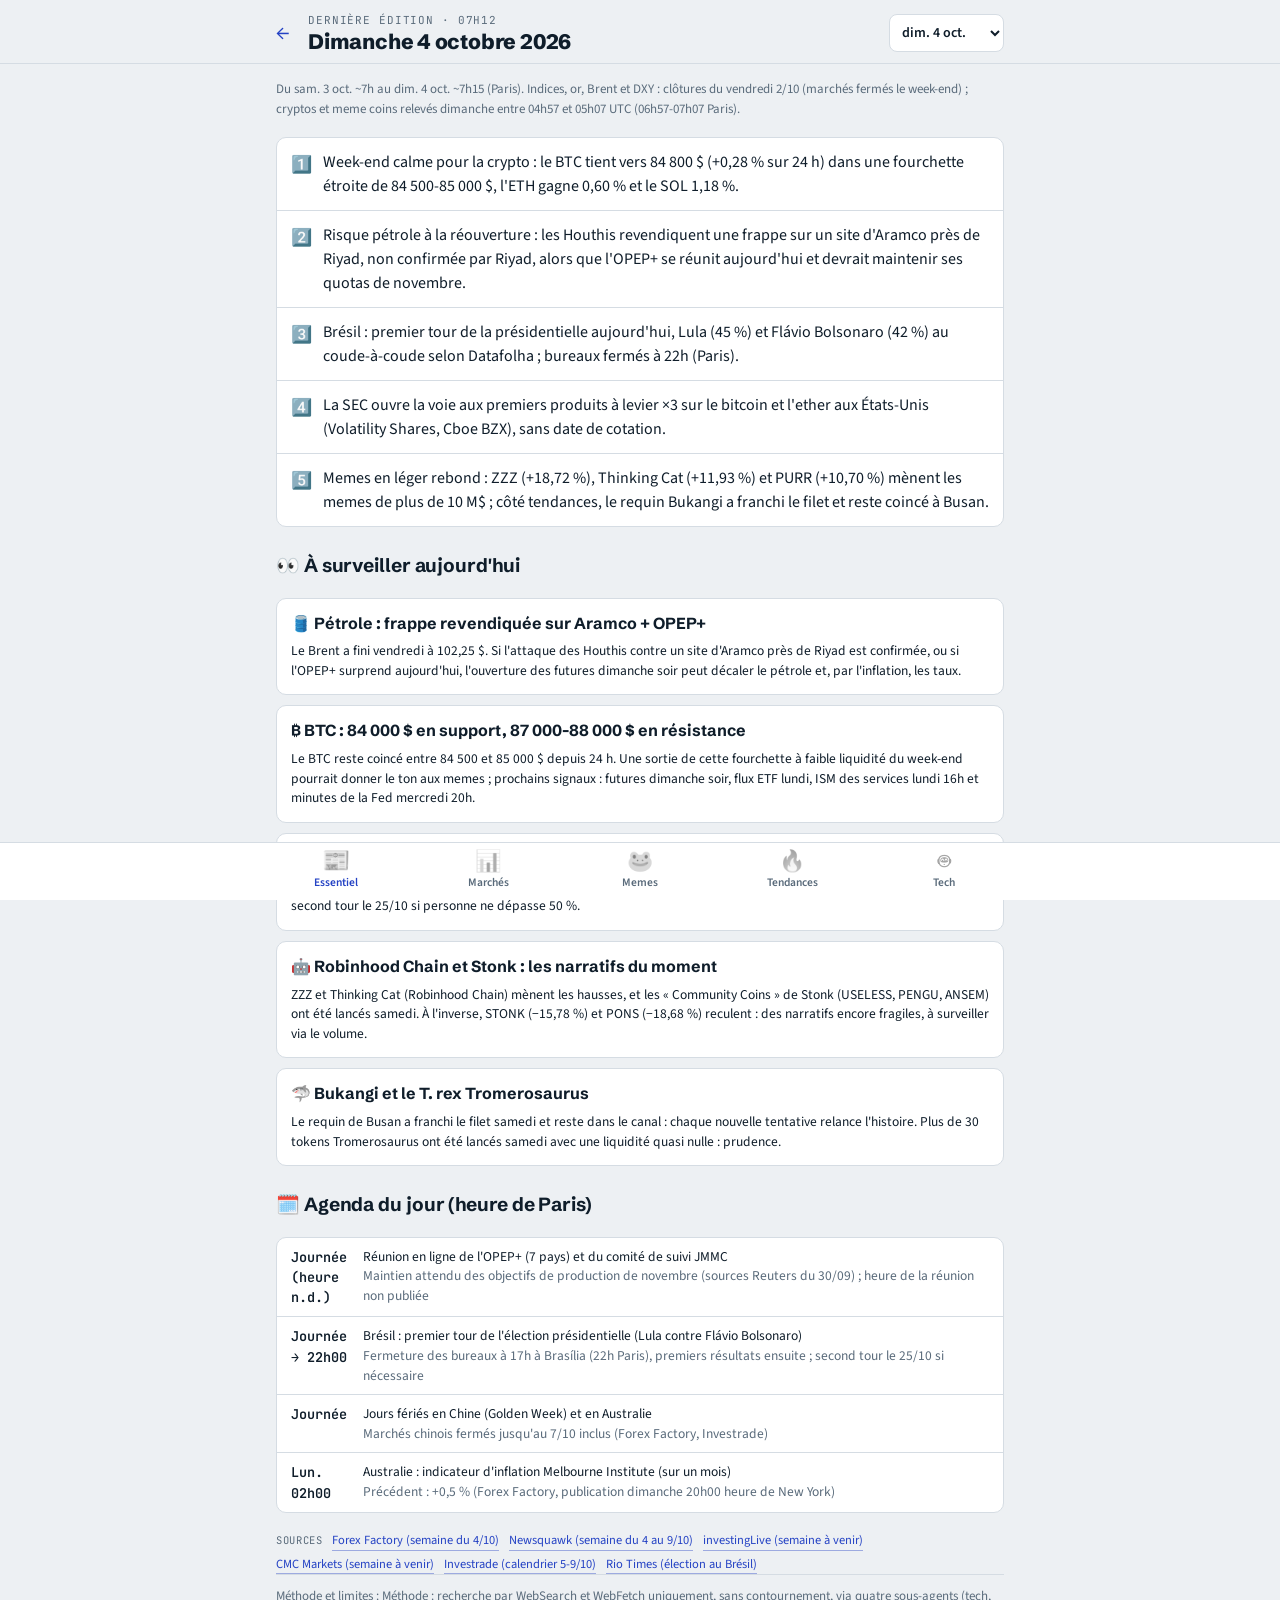
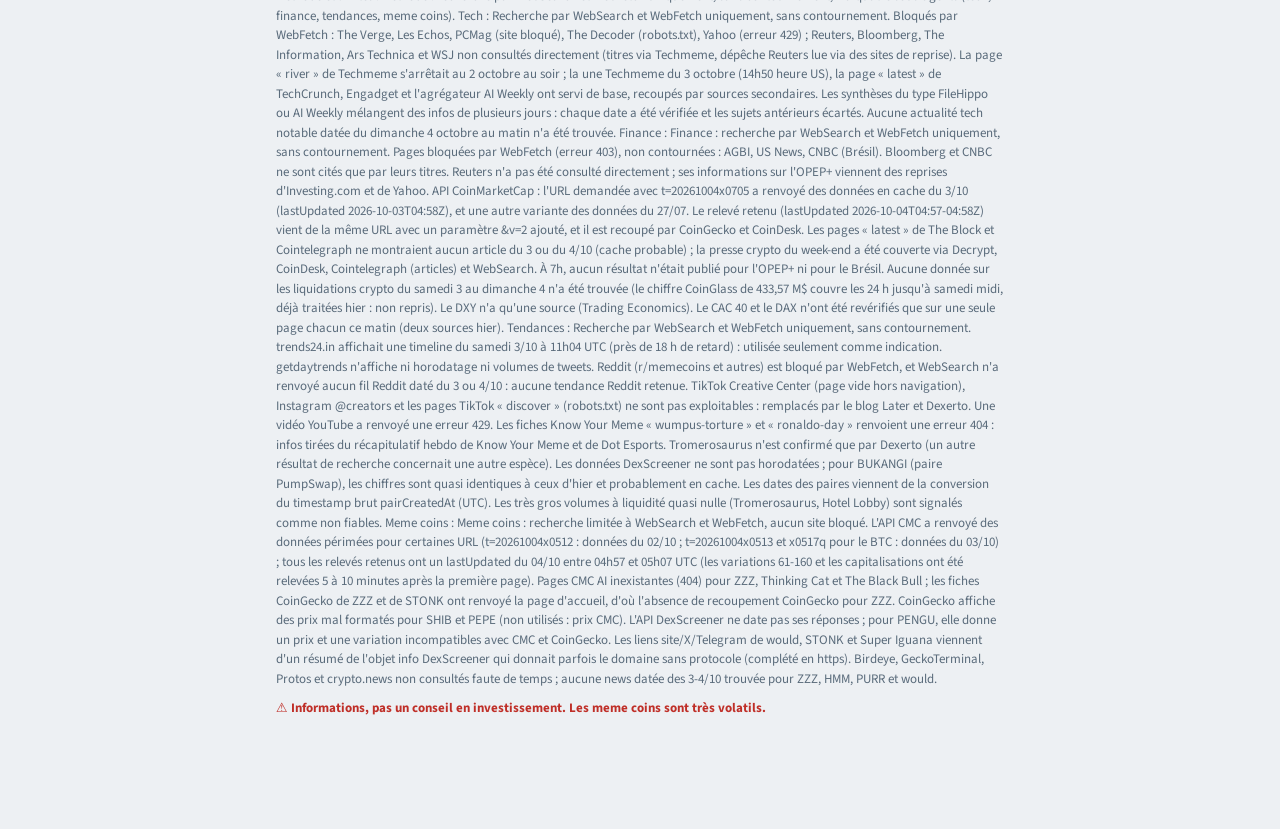
<file: journal.html>
<!doctype html><html lang="fr"><head><meta charset=utf8><meta name=viewport content="width=device-width,initial-scale=1,viewport-fit=cover"><style>:root{color-scheme:light;box-sizing:border-box;padding-top:env(safe-area-inset-top,0px);padding-bottom:env(safe-area-inset-bottom,0px)}html{scroll-padding-top:env(safe-area-inset-top,0px)}body{margin:0;padding:0;font:14px -apple-system,BlinkMacSystemFont,sans-serif;background:#faf9f5;color:#141413}img{max-width:100%}[hidden]:not([hidden=until-found i]){display:none!important}</style></head><body>
<title>Journal du matin</title>
<link rel="manifest" href="manifest.webmanifest">
<link rel="apple-touch-icon" href="icons/apple-touch-icon.png">
<meta name="theme-color" content="#2442C4">
<link rel="preconnect" href="https://fonts.googleapis.com">
<link rel="preconnect" href="https://fonts.gstatic.com" crossorigin>
<link rel="stylesheet" href="https://fonts.googleapis.com/css2?family=Schibsted+Grotesk:wght@500;700;800&family=Source+Sans+3:ital,wght@0,400;0,600;0,700;1,400&family=JetBrains+Mono:wght@400;600&display=swap">
<style>
/* Layout : app mobile. En-tête collant (édition + sélecteur de date), une section par onglet, barre d'onglets fixée en bas. */
:root {
  --bg: #EDF0F3;
  --surface: #FFFFFF;
  --line: #D5DCE3;
  --ink: #0F1D2A;
  --muted: #5A6B7B;
  --accent: #2442C4;
  --accent-soft: #E3E8FB;
  --up: #12804A;
  --up-soft: #E1F3E9;
  --down: #BF2F28;
  --down-soft: #FBE6E4;
  --warn: #9A6200;
  --warn-soft: #FBF0D9;
  --font-display: "Schibsted Grotesk", "Helvetica Neue", Arial, sans-serif;
  --font-body: "Source Sans 3", "Segoe UI", system-ui, sans-serif;
  --font-data: "JetBrains Mono", ui-monospace, "SFMono-Regular", Menlo, monospace;
  --radius: 10px;
}
@media (prefers-color-scheme: dark) {
  :root:not([data-theme="light"]) {
    --bg: #0B1117; --surface: #131B23; --line: #25313C; --ink: #E4EBF1; --muted: #8C9CAB;
    --accent: #8EA6FF; --accent-soft: #1C2748; --up: #4CC98A; --up-soft: #12301F;
    --down: #F07A72; --down-soft: #3A1A18; --warn: #E9B350; --warn-soft: #332611;
    color-scheme: dark;
  }
}
:root[data-theme="dark"] {
  --bg: #0B1117; --surface: #131B23; --line: #25313C; --ink: #E4EBF1; --muted: #8C9CAB;
  --accent: #8EA6FF; --accent-soft: #1C2748; --up: #4CC98A; --up-soft: #12301F;
  --down: #F07A72; --down-soft: #3A1A18; --warn: #E9B350; --warn-soft: #332611;
  color-scheme: dark;
}
* { box-sizing: border-box; }
body { background: var(--bg); color: var(--ink); font-family: var(--font-body); font-size: 16px; line-height: 1.5; -webkit-font-smoothing: antialiased; }
a { color: var(--accent); }
:focus-visible { outline: 2px solid var(--accent); outline-offset: 2px; border-radius: 4px; }

.top { position: sticky; top: env(safe-area-inset-top, 0px); z-index: 5; background: var(--bg); border-bottom: 1px solid var(--line); }
.top-inner { max-width: 760px; margin: 0 auto; padding: 12px 16px 10px; display: flex; align-items: center; gap: 12px; }
.brand { flex: 1; min-width: 0; }
.eyebrow { font-family: var(--font-data); font-size: 11px; letter-spacing: .08em; text-transform: uppercase; color: var(--muted); }
.edition-date { font-family: var(--font-display); font-weight: 800; font-size: 21px; line-height: 1.15; letter-spacing: -.01em; text-wrap: balance; }
.edition-date::first-letter { text-transform: uppercase; }
select#edition { font: 600 14px var(--font-body); color: var(--ink); background: var(--surface); border: 1px solid var(--line); border-radius: 8px; padding: 7px 8px; max-width: 150px; }

main { max-width: 760px; margin: 0 auto; padding-inline: 16px; padding-block: 16px 110px; }
section.tab { display: grid; gap: 18px; }
h2 { font-family: var(--font-display); font-weight: 700; font-size: 19px; margin: 6px 0 0; letter-spacing: -.005em; text-wrap: balance; }
h3 { font-family: var(--font-display); font-weight: 700; font-size: 16px; line-height: 1.3; margin: 0; text-wrap: balance; }
p { margin: 0; }
.muted { color: var(--muted); }
.small { font-size: 13.5px; line-height: 1.45; }
.stack { display: grid; gap: 10px; }

.card { background: var(--surface); border: 1px solid var(--line); border-radius: var(--radius); padding: 14px; display: grid; gap: 8px; min-width: 0; }

/* Essentiel */
.essentials { list-style: none; margin: 0; padding: 0; display: grid; gap: 0; background: var(--surface); border: 1px solid var(--line); border-radius: var(--radius); }
.essentials li { padding: 12px 14px; display: grid; grid-template-columns: 24px 1fr; gap: 8px; border-top: 1px solid var(--line); }
.essentials li:first-child { border-top: 0; }
.essentials .n { font-family: var(--font-data); font-weight: 600; color: var(--accent); font-size: 14px; padding-top: 2px; }
.period { font-size: 13px; color: var(--muted); }

/* Tuiles marché */
.tiles { display: grid; grid-template-columns: repeat(auto-fill, minmax(150px, 1fr)); gap: 8px; }
.tile { background: var(--surface); border: 1px solid var(--line); border-radius: 8px; padding: 10px 12px; display: grid; gap: 2px; min-width: 0; }
.tile .asset { font-size: 13px; font-weight: 600; color: var(--muted); }
.tile .level { font-family: var(--font-data); font-weight: 600; font-size: 16px; font-variant-numeric: tabular-nums; white-space: nowrap; overflow: hidden; text-overflow: ellipsis; }
.tile .note { font-size: 11.5px; color: var(--muted); line-height: 1.3; }
.chg { font-family: var(--font-data); font-size: 13px; font-weight: 600; font-variant-numeric: tabular-nums; }
.chg.up { color: var(--up); } .chg.down { color: var(--down); } .chg.flat { color: var(--muted); }

/* Pastilles */
.pills { display: flex; flex-wrap: wrap; gap: 6px; }
.pill { display: inline-flex; align-items: center; gap: 4px; font-size: 12px; font-weight: 600; padding: 2px 8px; border-radius: 999px; background: var(--accent-soft); color: var(--accent); white-space: nowrap; }
.pill.up { background: var(--up-soft); color: var(--up); }
.pill.down { background: var(--down-soft); color: var(--down); }
.pill.mixed, .pill.warn { background: var(--warn-soft); color: var(--warn); }
.pill.neutral { background: var(--bg); color: var(--muted); border: 1px solid var(--line); }

.sources { display: flex; flex-wrap: wrap; gap: 4px 10px; font-size: 12.5px; }
.sources a { text-decoration: none; border-bottom: 1px solid color-mix(in srgb, var(--accent) 40%, transparent); }
.sources::before { content: "Sources"; font-family: var(--font-data); font-size: 10.5px; letter-spacing: .06em; text-transform: uppercase; color: var(--muted); padding-top: 2px; }

.why { font-size: 14px; color: var(--muted); }
.why b { color: var(--ink); font-weight: 600; }
.note-box { background: var(--warn-soft); color: var(--ink); border-radius: 8px; padding: 10px 12px; font-size: 13.5px; }
.note-box b { color: var(--warn); }

/* Agenda */
.agenda { background: var(--surface); border: 1px solid var(--line); border-radius: var(--radius); }
.agenda .row { display: grid; grid-template-columns: 62px 1fr; gap: 10px; padding: 9px 14px; border-top: 1px solid var(--line); }
.agenda .row:first-child { border-top: 0; }
.agenda time { font-family: var(--font-data); font-size: 13.5px; font-weight: 600; font-variant-numeric: tabular-nums; }
.agenda .row.past { opacity: .6; }

/* Memes */
.coin-head { display: flex; align-items: baseline; gap: 8px; flex-wrap: wrap; }
.rank { font-family: var(--font-data); font-weight: 600; color: var(--muted); }
.ticker { font-family: var(--font-data); font-size: 13px; color: var(--muted); }
.coin-change { margin-left: auto; font-size: 17px; }
.kv { display: grid; grid-template-columns: repeat(3, minmax(0, 1fr)); gap: 6px; }
.kv div { display: grid; }
.kv span:first-child { font-size: 11px; font-family: var(--font-data); text-transform: uppercase; letter-spacing: .05em; color: var(--muted); }
.kv span:last-child { font-family: var(--font-data); font-size: 13.5px; font-variant-numeric: tabular-nums; overflow-wrap: anywhere; }
.risk { font-size: 13.5px; border-left: 3px solid var(--down); padding-left: 8px; }
.table-wrap { overflow-x: auto; background: var(--surface); border: 1px solid var(--line); border-radius: var(--radius); }
table { border-collapse: collapse; width: 100%; font-size: 13.5px; }
th, td { text-align: left; padding: 8px 12px; border-top: 1px solid var(--line); white-space: nowrap; }
th { border-top: 0; font-family: var(--font-data); font-size: 11px; text-transform: uppercase; letter-spacing: .05em; color: var(--muted); font-weight: 400; }
td.num { font-family: var(--font-data); font-variant-numeric: tabular-nums; text-align: right; }
th.num { text-align: right; }

/* Filtres tendances */
.filters { display: flex; gap: 6px; flex-wrap: wrap; }
.filters button { font: 600 13px var(--font-body); padding: 6px 12px; border-radius: 999px; border: 1px solid var(--line); background: var(--surface); color: var(--ink); cursor: pointer; }
.filters button[aria-pressed="true"] { background: var(--ink); color: var(--bg); border-color: var(--ink); }
.token { font-size: 13.5px; background: var(--bg); border-radius: 6px; padding: 7px 9px; }
.token b { font-family: var(--font-data); font-size: 11px; letter-spacing: .05em; text-transform: uppercase; color: var(--muted); font-weight: 600; margin-right: 6px; }

.disclaimer { font-size: 13px; color: var(--muted); border-top: 1px solid var(--line); padding-top: 12px; }
.disclaimer strong { color: var(--down); }

/* Barre d'onglets */
nav.tabs { position: fixed; left: 0; right: 0; bottom: 0; z-index: 6; background: var(--surface); border-top: 1px solid var(--line); padding-bottom: env(safe-area-inset-bottom, 0px); }
nav.tabs .inner { max-width: 760px; margin: 0 auto; display: grid; grid-template-columns: repeat(5, 1fr); }
nav.tabs a { display: grid; justify-items: center; gap: 2px; padding: 8px 2px 9px; text-decoration: none; color: var(--muted); font-size: 11.5px; font-weight: 600; }
nav.tabs a svg { width: 22px; height: 22px; stroke: currentColor; fill: none; stroke-width: 1.8; stroke-linecap: round; stroke-linejoin: round; }
nav.tabs a[aria-current="page"] { color: var(--accent); }

nav.tabs a .ti { font-size: 21px; line-height: 1; filter: grayscale(1) opacity(.6); transition: filter .15s, transform .15s; }
nav.tabs a[aria-current="page"] .ti { filter: none; transform: translateY(-1px) scale(1.08); }
.avatar { width: 34px; height: 34px; border-radius: 50%; display: inline-grid; place-items: center; font-size: 19px; background: var(--accent-soft); flex: none; align-self: center; }
.essentials .n { font-size: 17px; }
.links { display: flex; flex-wrap: wrap; gap: 6px; }
.lnk { display: inline-flex; align-items: center; gap: 4px; font: 600 12.5px var(--font-body); padding: 5px 10px; border-radius: 999px; border: 1px solid var(--line); background: var(--bg); color: var(--ink); text-decoration: none; cursor: pointer; max-width: 100%; }
.lnk:hover { border-color: var(--accent); color: var(--accent); }
.lnk.copy, .lnk.addr { font-family: var(--font-data); font-size: 12px; }
.lnk.addr { overflow-wrap: anywhere; user-select: all; }
.coin-row h3 { font-size: 15px; }
.drivers { display: grid; gap: 8px; background: var(--up-soft); border-radius: 8px; padding: 10px 12px; }
.drivers-title { font-family: var(--font-display); font-weight: 700; font-size: 14px; color: var(--up); }
.driver { display: grid; grid-template-columns: 26px 1fr; gap: 6px; font-size: 13.5px; line-height: 1.4; }
.driver .d-icon { font-size: 17px; line-height: 1.2; }
.driver b { font-weight: 700; }
.driver-watch { font-size: 13px; color: var(--warn); border-top: 1px solid color-mix(in srgb, var(--up) 25%, transparent); padding-top: 8px; }
.carousel-wrap { display: grid; gap: 8px; min-width: 0; }
.carousel-bar { display: flex; align-items: center; justify-content: space-between; gap: 8px; }
.carousel-ctrl { display: flex; align-items: center; gap: 8px; }
.count { font-family: var(--font-data); font-size: 12.5px; color: var(--muted); font-variant-numeric: tabular-nums; min-width: 3.2em; text-align: center; }
.nav-btn { width: 34px; height: 34px; border-radius: 50%; border: 1px solid var(--line); background: var(--surface); color: var(--ink); font-size: 20px; line-height: 1; cursor: pointer; }
.nav-btn:disabled { opacity: .35; cursor: default; }
.carousel { display: grid; grid-auto-flow: column; grid-auto-columns: 88%; gap: 10px; overflow-x: auto; scroll-snap-type: x mandatory; overscroll-behavior-x: contain; padding-bottom: 6px; align-items: start; scrollbar-width: thin; }
@media (min-width: 700px) { .carousel { grid-auto-columns: 62%; } }
.slide { scroll-snap-align: start; min-width: 0; }
.pill.push { margin-left: auto; }
.drivers.down { background: var(--down-soft); }
.drivers.down .drivers-title { color: var(--down); }
.drivers.flat { background: var(--accent-soft); }
.drivers.flat .drivers-title { color: var(--accent); }
.drivers .sources { font-size: 11.5px; }
.scores { display: grid; grid-template-columns: repeat(2, minmax(0, 1fr)); gap: 6px 12px; }
.score { display: flex; justify-content: space-between; align-items: center; gap: 6px; font-size: 13px; }
.dots { display: inline-flex; gap: 3px; }
.dots i { width: 8px; height: 8px; border-radius: 50%; background: var(--line); display: inline-block; }
.dots i.on { background: var(--accent); }
.state { text-align: center; padding: 48px 16px; display: grid; gap: 8px; justify-items: center; }
.state h2 { margin: 0; }
@media (prefers-reduced-motion: no-preference) { section.tab { animation: rise .18s ease-out; } }
@keyframes rise { from { transform: translateY(4px); } to { transform: none; } }
</style>

<header class="top">
  <div class="top-inner">
    <a href="./#fil" class="back" aria-label="Retour au fil" style="font-size:22px;text-decoration:none;padding:4px 6px 4px 0">←</a>
    <div class="brand">
      <div class="eyebrow" id="freshness">Journal du matin</div>
      <div class="edition-date" id="edition-title">Édition du jour</div>
    </div>
    <select id="edition" aria-label="Choisir une édition" hidden></select>
  </div>
</header>

<main id="app">
  <div class="state" id="state">
    <h2>Chargement de l'édition…</h2>
    <p class="muted small">Chaque matin vers 7h, une nouvelle édition arrive ici : essentiel, marchés, meme coins, tendances et tech.</p>
  </div>
</main>

<nav class="tabs" aria-label="Sections">
  <div class="inner">
    <a href="#essentiel" data-tab="essentiel"><span class="ti">📰</span>Essentiel</a>
    <a href="#marches" data-tab="marches"><span class="ti">📊</span>Marchés</a>
    <a href="#memes" data-tab="memes"><span class="ti">🐸</span>Memes</a>
    <a href="#tendances" data-tab="tendances"><span class="ti">🔥</span>Tendances</a>
    <a href="#tech" data-tab="tech"><span class="ti">🤖</span>Tech</a>
  </div>
</nav>

<script type="application/json" id="journal-data">[]</script>
<script>
(function () {
  "use strict";
  var TABS = ["essentiel", "marches", "memes", "tendances", "tech"];
  var editions = [];      // docs triés du plus récent au plus ancien
  var current = null;     // édition affichée
  var trendFilter = "tous";
  var followLatest = true;

  // ---------- helpers DOM (textContent uniquement : les données sont traitées comme non fiables) ----------
  function h(tag, attrs) {
    var el = document.createElement(tag);
    if (attrs) for (var k in attrs) {
      if (k === "text") el.textContent = attrs[k];
      else if (k === "cls") el.className = attrs[k];
      else el.setAttribute(k, attrs[k]);
    }
    for (var i = 2; i < arguments.length; i++) {
      var c = arguments[i];
      if (c == null || c === false) continue;
      if (Array.isArray(c)) c.forEach(function (x) { if (x) el.appendChild(x); });
      else el.appendChild(typeof c === "string" ? document.createTextNode(c) : c);
    }
    return el;
  }
  function em(o) { return o && o.emoji ? str(o.emoji) + " " : ""; }
  var COIN = { DOGE: "🐕", SHIB: "🐶", PEPE: "🐸", PENGU: "🐧", BONK: "🐕", WIF: "🐶", FLOKI: "🐕", CASHCAT: "🐱" };
  function coinEmoji(c) { return str(c && c.emoji) || COIN[str(c && c.ticker).toUpperCase()] || "🪙"; }
  function assetEmoji(a) {
    a = str(a).toLowerCase();
    var map = [["s&p", "🇺🇸"], ["nasdaq", "💻"], ["dow", "🏭"], ["cac", "🇫🇷"], ["dax", "🇩🇪"], ["or", "🥇"], ["brent", "🛢️"], ["dxy", "💵"], ["btc", "🟠"], ["eth", "💎"], ["sol", "☀️"]];
    for (var i = 0; i < map.length; i++) if (a === map[i][0] || a.indexOf(map[i][0] + " ") === 0 || (map[i][0].length > 2 && a.indexOf(map[i][0]) === 0)) return map[i][1];
    return "📊";
  }
  function str(v) { return v == null ? "" : String(v); }
  function arr(v) { return Array.isArray(v) ? v : []; }
  function dir(change) {
    var s = str(change).trim();
    if (/^[+]/.test(s)) return "up";
    if (/^[−\-–]/.test(s)) return "down";
    return "flat";
  }
  function safeUrl(u) { u = str(u); return /^https:\/\//i.test(u) ? u : null; }
  function sources(list) {
    list = arr(list).filter(function (s) { return s && safeUrl(s.url); });
    if (!list.length) return null;
    return h("div", { cls: "sources" }, list.map(function (s) {
      return h("a", { href: safeUrl(s.url), target: "_blank", rel: "noopener noreferrer", text: str(s.label) || "source" });
    }));
  }
  function chg(v, extra) { return h("span", { cls: "chg " + dir(v) + (extra ? " " + extra : ""), text: str(v) || "n.d." }); }
  var IMPACT = { up: ["up", "📈 Haussier"], down: ["down", "📉 Baissier"], mixed: ["mixed", "↔️ Incertain"] };
  var POT = { fort: ["up", "🔥", "Potentiel fort"], moyen: ["mixed", "⚡", "Potentiel moyen"], faible: ["neutral", "💤", "Potentiel faible"], risque: ["down", "🚨", "Signal de risque"] };
  var AGE = { "nouvelle": "🆕 Nouvelle", "en accélération": "🚀 En accélération", "en fin de vie": "🍂 En fin de vie" };

  function disclaimer(e) {
    return h("div", { cls: "disclaimer stack" },
      e.limits ? h("p", { text: "Méthode et limites : " + str(e.limits) }) : null,
      h("p", null, h("strong", { text: "⚠️ Informations, pas un conseil en investissement. Les meme coins sont très volatils." })));
  }
  function frDate(iso) {
    try { return new Date(iso + "T12:00:00").toLocaleDateString("fr-FR", { weekday: "short", day: "numeric", month: "short" }); }
    catch (err) { return iso; }
  }

  // ---------- onglets ----------
  function tabFromHash() {
    var t = (location.hash || "").replace("#", "");
    return TABS.indexOf(t) >= 0 ? t : "essentiel";
  }
  function render() {
    var app = document.getElementById("app");
    var tab = tabFromHash();
    document.querySelectorAll("nav.tabs a").forEach(function (a) {
      if (a.getAttribute("data-tab") === tab) a.setAttribute("aria-current", "page"); else a.removeAttribute("aria-current");
    });
    if (!current) return;
    app.replaceChildren(VIEWS[tab](current), disclaimer(current));
  }

  var VIEWS = {
    essentiel: function (e) {
      return h("section", { cls: "tab" },
        h("p", { cls: "period", text: str(e.period) }),
        h("ol", { cls: "essentials" }, arr(e.essentials).map(function (t, i) {
          return h("li", null, h("span", { cls: "n", text: ["1️⃣","2️⃣","3️⃣","4️⃣","5️⃣","6️⃣","7️⃣"][i] || String(i + 1) }), h("span", { text: str(t) }));
        })),
        h("h2", { text: "👀 À surveiller aujourd'hui" }),
        h("div", { cls: "stack" }, arr(e.watch).map(function (w) {
          return h("div", { cls: "card" }, h("h3", { text: em(w) + str(w.title) }), h("p", { cls: "small", text: str(w.text) }));
        })),
        h("h2", { text: "🗓️ Agenda du jour (heure de Paris)" }),
        agenda(e),
        sources(e.agenda_sources)
      );
    },
    marches: function (e) {
      return h("section", { cls: "tab" },
        h("h2", { text: "📈 Niveaux de marché" }),
        h("div", { cls: "tiles" }, arr(e.markets).map(function (m) {
          return h("div", { cls: "tile" },
            h("span", { cls: "asset", text: assetEmoji(m.asset) + " " + str(m.asset) }),
            h("span", { cls: "level", text: str(m.level) || "n.d." }),
            chg(m.change),
            m.note ? h("span", { cls: "note", text: str(m.note) }) : null);
        })),
        e.markets_note ? h("p", { cls: "small muted", text: str(e.markets_note) }) : null,
        sources([].concat.apply([], arr(e.markets).map(function (m) { return arr(m.sources); })).filter(uniq())),
        h("h2", { text: "🗞️ News qui font bouger les cours" }),
        h("div", { cls: "stack" }, arr(e.finance_news).map(function (n) {
          var im = IMPACT[n.impact] || IMPACT.mixed;
          return h("article", { cls: "card" },
            h("div", { cls: "pills" }, h("span", { cls: "pill " + im[0], text: im[1] }), n.confirmed === false ? h("span", { cls: "pill warn", text: "⚠ Non confirmé" }) : null),
            h("h3", { text: em(n) + str(n.title) }),
            h("p", { cls: "small", text: str(n.summary) }),
            h("p", { cls: "why" }, h("b", { text: "Impact : " }), str(n.impact_label), n.assets ? " · " + str(n.assets) : ""),
            sources(n.sources));
        })),
        e.finance_notes ? h("div", { cls: "note-box" }, h("b", { text: "⚠ " }), str(e.finance_notes)) : null,
        e.agenda_week ? h("h2", { text: "📅 Reste de la semaine" }) : null,
        e.agenda_week ? h("div", { cls: "card" }, h("p", { cls: "small", text: str(e.agenda_week) })) : null
      );
    },
    memes: function (e) {
      var m = e.memes || {};
      return h("section", { cls: "tab" },
        h("h2", { text: "🚀 Top 5 des hausses sur 24 h (MC > 10 M$)" }),
        m.note ? h("p", { cls: "small muted", text: str(m.note) }) : null,
        carousel(arr(m.gainers).map(function (c) { return coinCard(c, "gainer"); }), "Top des hausses"),
        m.excluded ? h("div", { cls: "note-box" }, h("b", { text: "⚠️ " }), str(m.excluded)) : null,
        arr(m.radar).length ? h("h2", { text: "🧭 Mon radar : 5 memes à surveiller" }) : null,
        m.radar_note ? h("p", { cls: "small muted", text: str(m.radar_note) }) : null,
        arr(m.radar).length ? carousel(arr(m.radar).map(radarCard), "Radar") : null,
        h("h2", { text: "👑 Top 5 par capitalisation" }),
        carousel(arr(m.top_mcap).map(function (c) { return coinCard(c, "top"); }), "Top par capitalisation"),
        h("h2", { text: "🔥 En tendance" }),
        carousel(arr(m.trending).map(function (c) { return coinCard(c, "trending"); }), "En tendance"),
        m.trending_note ? h("p", { cls: "small muted", text: str(m.trending_note) }) : null,
        m.links_note ? h("p", { cls: "small muted", text: "🔗 " + str(m.links_note) }) : null,
        sources(m.sources)
      );
    },
    tendances: function (e) {
      var list = arr(e.trends);
      var filters = [["tous", "✨ Toutes"], ["fort", "🔥 Fort"], ["moyen", "⚡ Moyen"], ["faible", "💤 Faible"], ["risque", "🚨 Risque"]];
      var bar = h("div", { cls: "filters", role: "group", "aria-label": "Filtrer par potentiel" }, filters.map(function (f) {
        var b = h("button", { type: "button", "aria-pressed": String(trendFilter === f[0]), text: f[1] });
        b.addEventListener("click", function () { trendFilter = f[0]; render(); });
        return b;
      }));
      var shown = list.filter(function (t) { return trendFilter === "tous" || t.potential === trendFilter; });
      return h("section", { cls: "tab" },
        h("h2", { text: "🌐 Tendances réseaux sociaux" }),
        bar,
        h("div", { cls: "stack" }, shown.length ? shown.map(function (t) {
          var p = POT[t.potential] || POT.faible;
          return h("article", { cls: "card" },
            h("div", { cls: "pills" },
              h("span", { cls: "pill " + p[0], text: p[1] + " " + (str(t.potential_note) || p[2]) }),
              h("span", { cls: "pill neutral", text: AGE[t.age] || str(t.age) }),
              h("span", { cls: "pill neutral", text: str(t.platforms) })),
            h("h3", { text: em(t) + str(t.title) }),
            h("p", { cls: "small", text: str(t.description) }),
            t.token ? h("p", { cls: "token" }, h("b", { text: "🪙 Token" }), str(t.token)) : null,
            sources(t.sources));
        }) : [h("p", { cls: "muted small", text: "Aucune tendance dans cette catégorie aujourd'hui." })]),
        e.trends_excluded ? h("p", { cls: "small muted", text: str(e.trends_excluded) }) : null
      );
    },
    tech: function (e) {
      return h("section", { cls: "tab" },
        h("h2", { text: "🤖 Tech" }),
        h("div", { cls: "stack" }, arr(e.tech).map(function (n) {
          return h("article", { cls: "card" },
            n.confirmed === false ? h("div", { cls: "pills" }, h("span", { cls: "pill warn", text: "⚠️ Non confirmé" })) : null,
            h("h3", { text: em(n) + str(n.title) }),
            h("p", { cls: "small", text: str(n.summary) }),
            n.why ? h("p", { cls: "why" }, h("b", { text: "💡 Pourquoi c'est important : " }), str(n.why)) : null,
            sources(n.sources));
        })),
        e.tech_notes ? h("div", { cls: "note-box stack" }, h("p", null, h("b", { text: "⚠ " }), str(e.tech_notes)), sources(e.tech_notes_sources)) : null
      );
    }
  };

  var LINK_ICON = { chart: "📊", site: "🌐", x: "𝕏", telegram: "✈️", other: "🔗" };
  function linkRow(c) {
    var links = arr(c && c.links).filter(function (l) { return l && safeUrl(l.url); });
    var addr = str(c && c.address);
    if (!links.length && !addr) return null;
    var row = h("div", { cls: "links" }, links.map(function (l) {
      return h("a", { cls: "lnk", href: safeUrl(l.url), target: "_blank", rel: "noopener noreferrer", text: (LINK_ICON[l.kind] || "🔗") + " " + str(l.label) });
    }));
    if (addr) {
      var b = h("button", { type: "button", cls: "lnk copy", title: addr, text: "📋 " + addr.slice(0, 6) + "…" + addr.slice(-4) });
      b.addEventListener("click", function () {
        var done = function () { b.textContent = "✅ Adresse copiée"; setTimeout(function () { b.textContent = "📋 " + addr.slice(0, 6) + "…" + addr.slice(-4); }, 1800); };
        var fail = function () { var sp = h("span", { cls: "lnk addr", text: addr }); b.replaceWith(sp); var r = document.createRange(); r.selectNodeContents(sp); var sel = window.getSelection(); sel.removeAllRanges(); sel.addRange(r); };
        try { navigator.clipboard.writeText(addr).then(done, fail); } catch (err) { fail(); }
      });
      row.appendChild(b);
    }
    return row;
  }
  function kv(pairs) {
    return h("div", { cls: "kv" }, pairs.map(function (p) { return h("div", null, h("span", { text: p[0] }), h("span", { text: str(p[1]) || "n.d." })); }));
  }
  function coinCard(c, kind) {
    var sub = "$" + str(c.ticker) + (c.chain ? " · " + str(c.chain) : "");
    var pairs = kind === "gainer" ? [["Prix", c.price], ["Market cap", c.mcap], ["Vol. 24 h", c.volume]]
      : kind === "top" ? [["Prix", c.price], ["Market cap", c.mcap]]
      : [["Market cap", c.mcap], ["Âge", c.age], ["Vu sur", c.where]];
    return h("article", { cls: "card coin-card" },
      h("div", { cls: "coin-head" },
        h("span", { cls: "avatar", "aria-hidden": "true", text: coinEmoji(c) }),
        c.rank ? h("span", { cls: "rank", text: "#" + str(c.rank) }) : null,
        h("h3", { text: str(c.name) }),
        chg(c.change, "coin-change")),
      h("span", { cls: "ticker", text: sub }),
      kv(pairs),
      c.reason ? h("p", { cls: "why" }, h("b", { text: "💡 Raison probable : " }), str(c.reason)) : null,
      pumpBox(c),
      c.risk ? h("p", { cls: "risk", text: "⚠️ Risque : " + str(c.risk) }) : null,
      linkRow(c));
  }
  function radarCard(r, i) {
    var prof = { "Solide": "up", "Momentum": "mixed", "Spéculatif": "down" }[r.profile] || "neutral";
    var sc = r.scores || {};
    return h("article", { cls: "card coin-card radar" },
      h("div", { cls: "coin-head" },
        h("span", { cls: "avatar", "aria-hidden": "true", text: coinEmoji(r) }),
        h("span", { cls: "rank", text: "#" + (i + 1) }),
        h("h3", { text: str(r.name) }),
        h("span", { cls: "pill " + prof + " push", text: str(r.profile) })),
      h("span", { cls: "ticker", text: "$" + str(r.ticker) + (r.chain ? " · " + str(r.chain) : "") }),
      h("p", { cls: "small", text: str(r.thesis) }),
      h("div", { cls: "scores" }, Object.keys(sc).map(function (k) {
        var v = Math.max(0, Math.min(5, Number(sc[k]) || 0));
        return h("div", { cls: "score" }, h("span", { text: k }),
          h("span", { cls: "dots", "aria-label": v + " sur 5" }, [1, 2, 3, 4, 5].map(function (n) { return h("i", { cls: n <= v ? "on" : "" }); })));
      })),
      r.invalidation ? h("p", { cls: "risk", text: "🛑 Thèse invalidée si : " + str(r.invalidation) }) : null,
      linkRow(r));
  }
  function carousel(cards, label) {
    cards = cards.filter(Boolean);
    if (!cards.length) return h("p", { cls: "muted small", text: "n.d." });
    var track = h("div", { cls: "carousel", tabindex: "0", role: "region", "aria-label": label }, cards.map(function (c) { return h("div", { cls: "slide" }, c); }));
    var count = h("span", { cls: "count", text: "1 / " + cards.length });
    var prev = h("button", { type: "button", cls: "nav-btn", "aria-label": "Précédent", text: "‹" });
    var next = h("button", { type: "button", cls: "nav-btn", "aria-label": "Suivant", text: "›" });
    function idx() { var w = track.firstChild.getBoundingClientRect().width + 10; return Math.round(track.scrollLeft / w); }
    function go(d) { var w = track.firstChild.getBoundingClientRect().width + 10; track.scrollTo({ left: Math.max(0, idx() + d) * w, behavior: "smooth" }); }
    function upd() { var i = Math.min(cards.length - 1, idx()); count.textContent = (i + 1) + " / " + cards.length; prev.disabled = i === 0; next.disabled = i >= cards.length - 1; }
    prev.addEventListener("click", function () { go(-1); });
    next.addEventListener("click", function () { go(1); });
    track.addEventListener("scroll", function () { window.requestAnimationFrame(upd); }, { passive: true });
    prev.disabled = true; if (cards.length < 2) next.disabled = true;
    return h("div", { cls: "carousel-wrap" },
      h("div", { cls: "carousel-bar" }, h("span", { cls: "small muted", text: "👉 Fais défiler" }), h("div", { cls: "carousel-ctrl" }, prev, count, next)),
      track);
  }
  function pumpBox(c) {
    var rows = arr(c && c.pump).filter(function (d) { return d && d.text; });
    if (!rows.length) return null;
    var d = dir(c.change);
    var title = d === "up" ? "🚀 Pourquoi ça pump" : d === "down" ? "📉 Pourquoi ça baisse" : "🔎 Pourquoi ça bouge";
    return h("div", { cls: "drivers " + d },
      h("p", { cls: "drivers-title", text: title }),
      rows.map(function (x) {
        return h("div", { cls: "driver" }, h("span", { cls: "d-icon", "aria-hidden": "true", text: str(x.icon) || "•" }),
          h("p", null, h("b", { text: str(x.label) + " · " }), str(x.text)));
      }),
      c.pump_watch ? h("p", { cls: "driver-watch", text: "⏳ " + str(c.pump_watch) }) : null,
      sources(c.pump_sources));
  }
  function uniq() { var seen = {}; return function (s) { var k = s && s.url; if (!k || seen[k]) return false; seen[k] = 1; return true; }; }
  function agenda(e) {
    var rows = arr(e.agenda);
    if (!rows.length) return h("p", { cls: "muted small", text: "Agenda n.d." });
    return h("div", { cls: "agenda" }, rows.map(function (r) {
      return h("div", { cls: "row" },
        h("time", { text: str(r.time) }),
        h("div", null, h("p", { cls: "small", text: str(r.event) }), r.note ? h("p", { cls: "small muted", text: str(r.note) }) : null));
    }));
  }
  function coinTable(head, rows) {
    if (!rows.length) return h("p", { cls: "muted small", text: "n.d." });
    return h("div", { cls: "table-wrap" }, h("table", null,
      h("thead", null, h("tr", null, head.map(function (x, i) { return h("th", { cls: i ? "num" : "", text: x }); }))),
      h("tbody", null, rows.map(function (r) {
        return h("tr", null, r.map(function (c, i) {
          if (i === 0) return h("td", null, h("span", { cls: "ticker", text: c }));
          if (i === 3 && head[3] === "24 h") return h("td", { cls: "num" }, chg(c));
          return h("td", { cls: "num", text: c });
        }));
      }))));
  }

  // ---------- éditions ----------
  function showEdition(id) {
    current = editions.find(function (d) { return d.date === id; }) || editions[0] || null;
    var title = document.getElementById("edition-title");
    var fresh = document.getElementById("freshness");
    if (!current) return;
    title.textContent = str(current.date_label) || str(current.date);
    var t = "";
    try { t = new Date(current.generated_at).toLocaleTimeString("fr-FR", { hour: "2-digit", minute: "2-digit", timeZone: "Europe/Paris" }); } catch (err) {}
    fresh.textContent = (current === editions[0] ? "Dernière édition" : "Archive") + (t ? " · " + t.replace(":", "h") : "");
    document.getElementById("edition").value = current.date;
    render();
  }
  function fillSelect() {
    var sel = document.getElementById("edition");
    sel.replaceChildren.apply(sel, editions.map(function (d) { return h("option", { value: d.date, text: frDate(d.date) }); }));
    sel.hidden = editions.length < 2;
  }
  function stateMsg(title, text) {
    document.getElementById("app").replaceChildren(h("div", { cls: "state" }, h("h2", { text: title }), h("p", { cls: "muted small", text: text })));
  }

  document.getElementById("edition").addEventListener("change", function (ev) { followLatest = editions.length && ev.target.value === editions[0].date; showEdition(ev.target.value); window.scrollTo(0, 0); });
  window.addEventListener("hashchange", function () { render(); window.scrollTo(0, 0); });

  function start(list) {
    editions = arr(list).filter(function (d) { return d && d.date; }).sort(function (x, y) { return x.date < y.date ? 1 : -1; });
    if (!editions.length) { stateMsg("Aucune édition pour l'instant", "La prochaine édition arrive demain matin vers 7h (heure de Paris)."); }
    else { fillSelect(); showEdition(editions[0].date); }
  }
  // Les éditions sont dans data/journal.json (mis à jour chaque matin par GitHub Actions).
  fetch("data/journal.json?t=" + Date.now(), { cache: "no-store" })
    .then(function (r) { if (!r.ok) throw new Error(r.status); return r.json(); })
    .then(start)
    .catch(function () {
      var raw = document.getElementById("journal-data");
      var list = []; try { list = JSON.parse(raw ? raw.textContent : "[]"); } catch (err) {}
      if (list.length) start(list); else stateMsg("Journal indisponible", "Vérifiez votre connexion puis rouvrez la page.");
    });
})();
</script>

</body></html>
</file>
